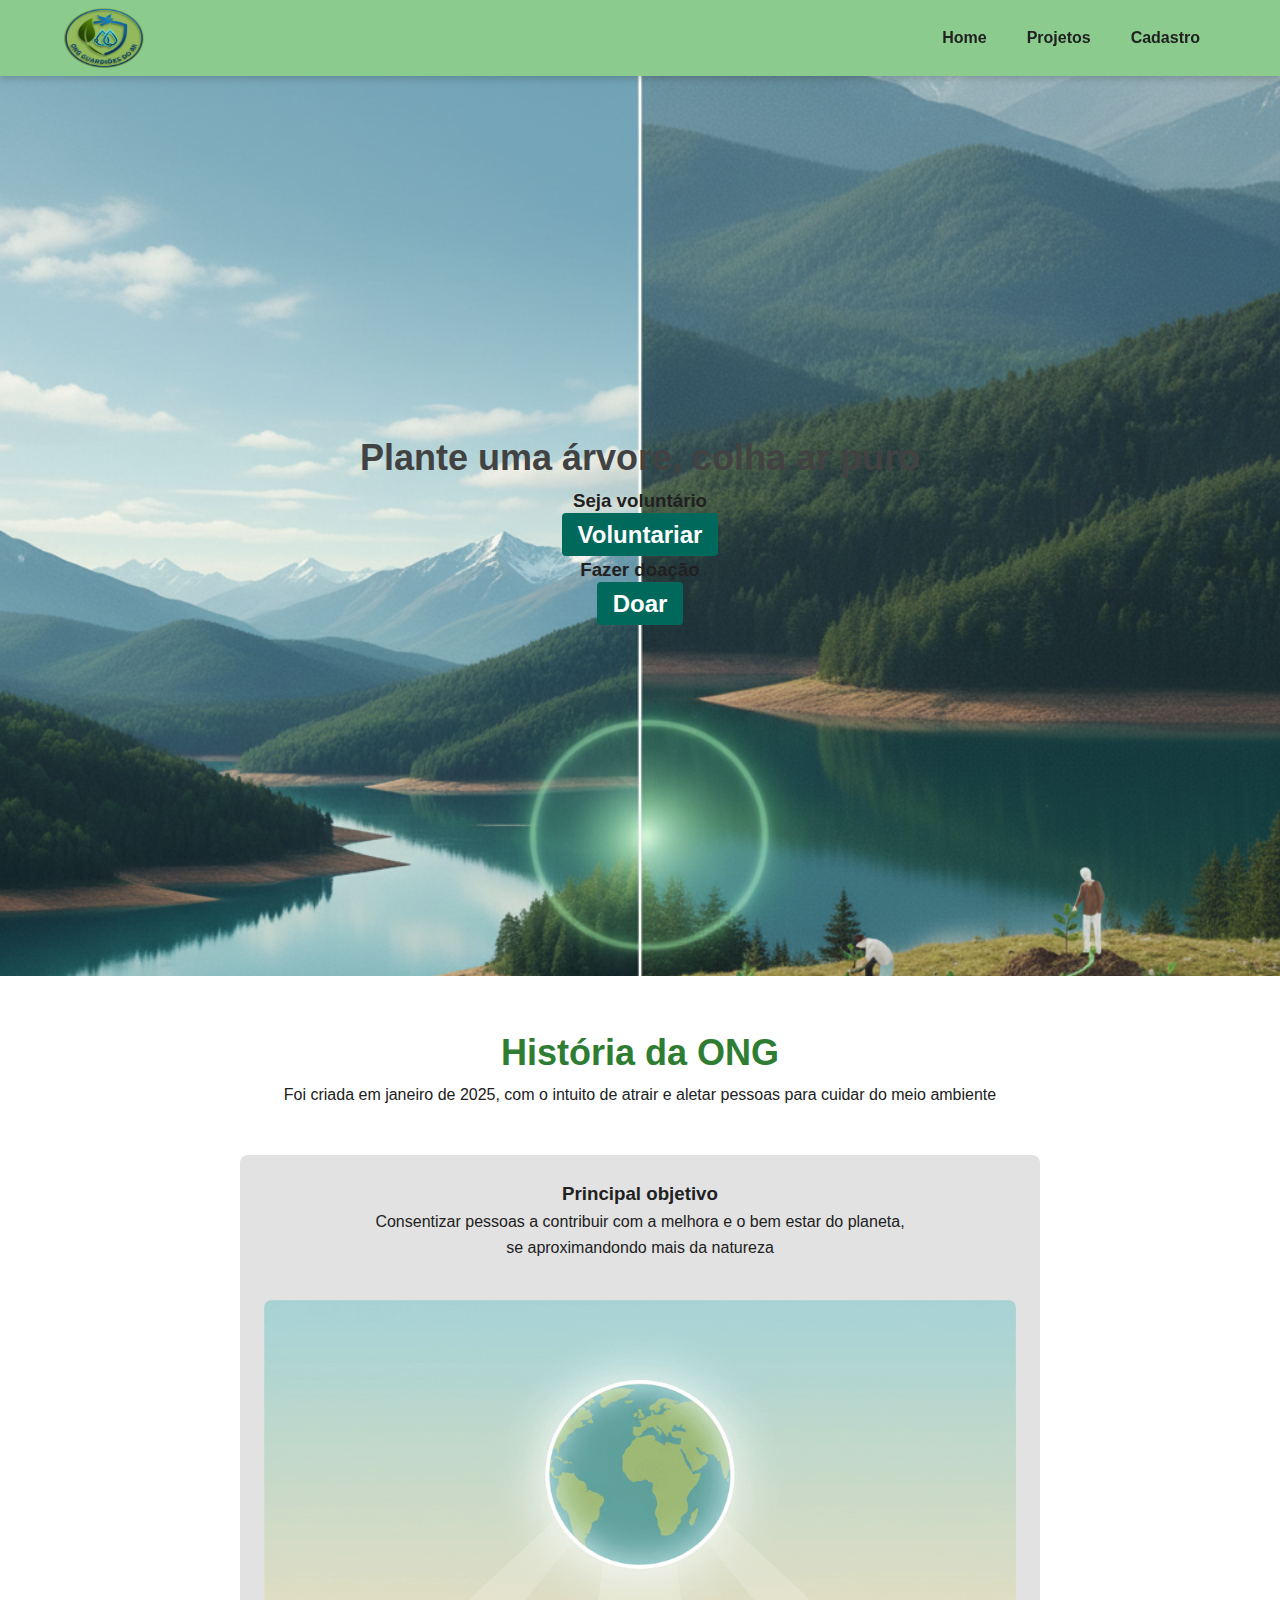
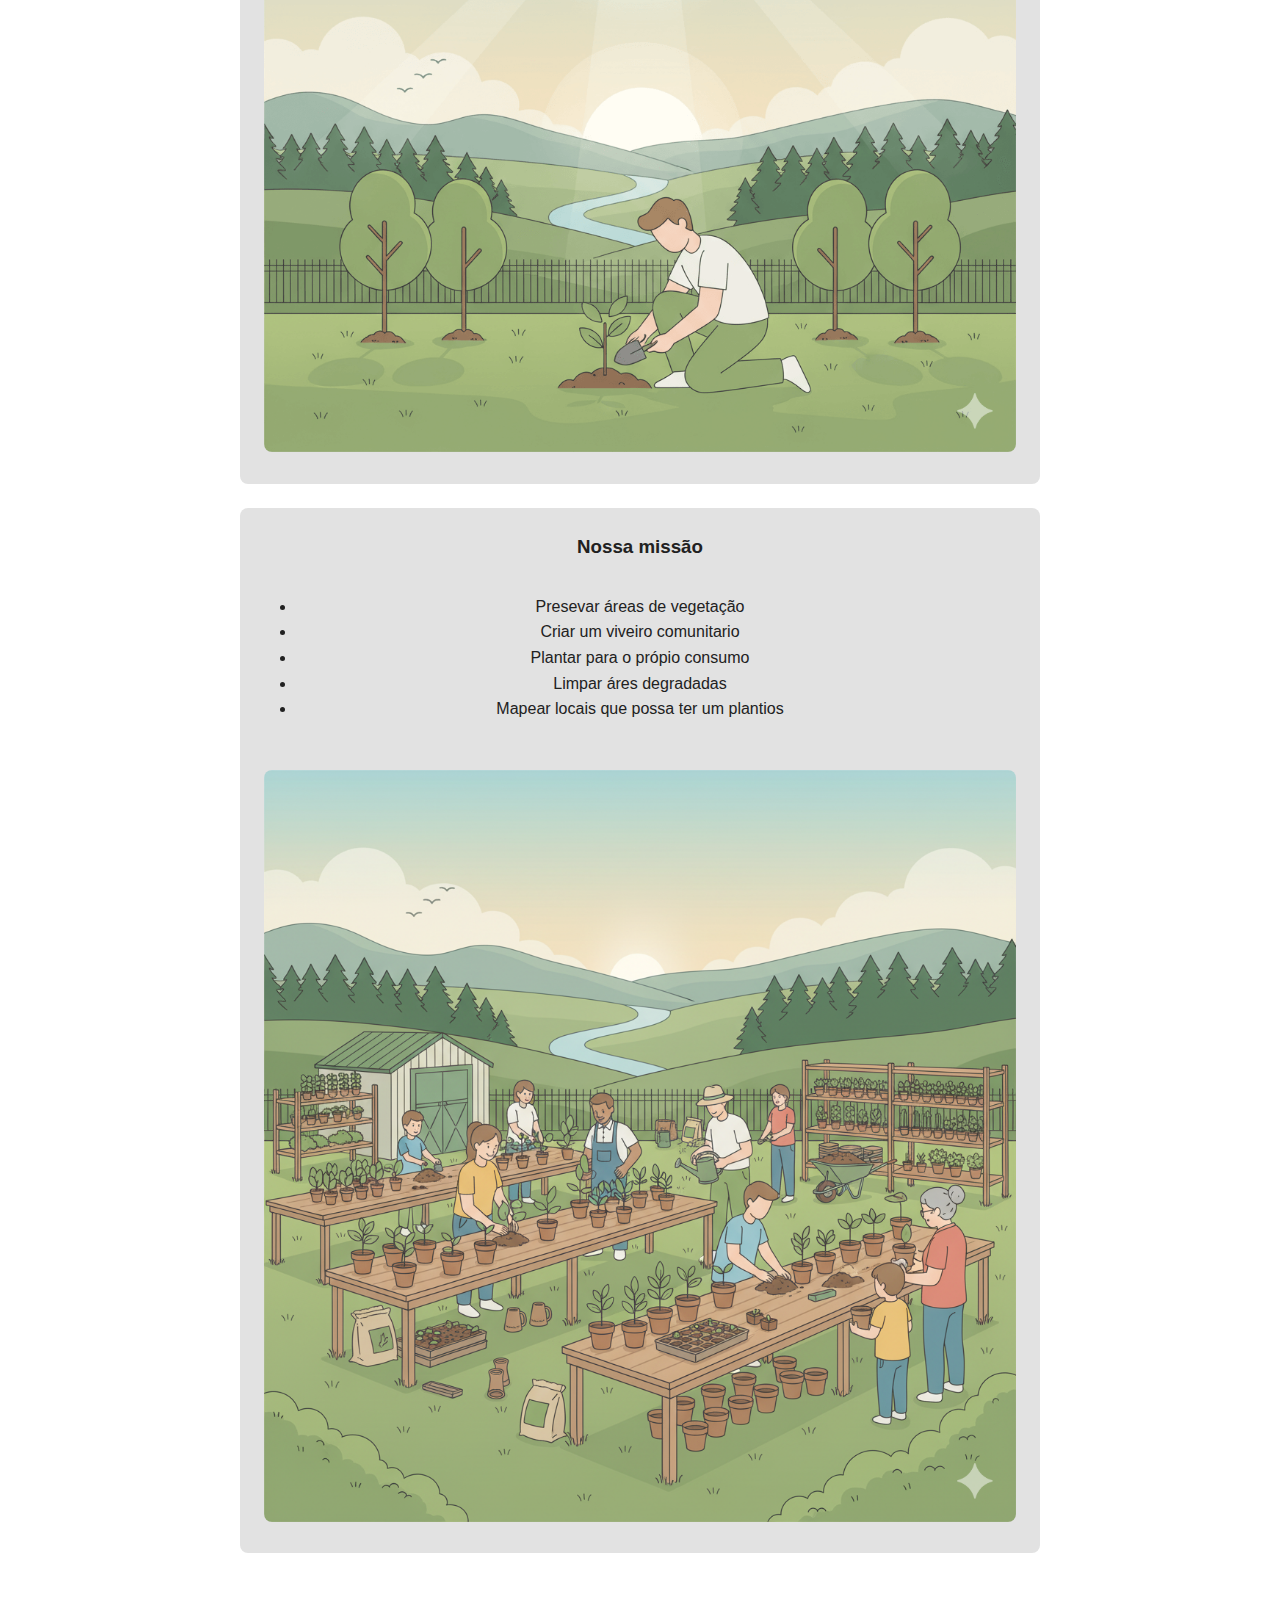
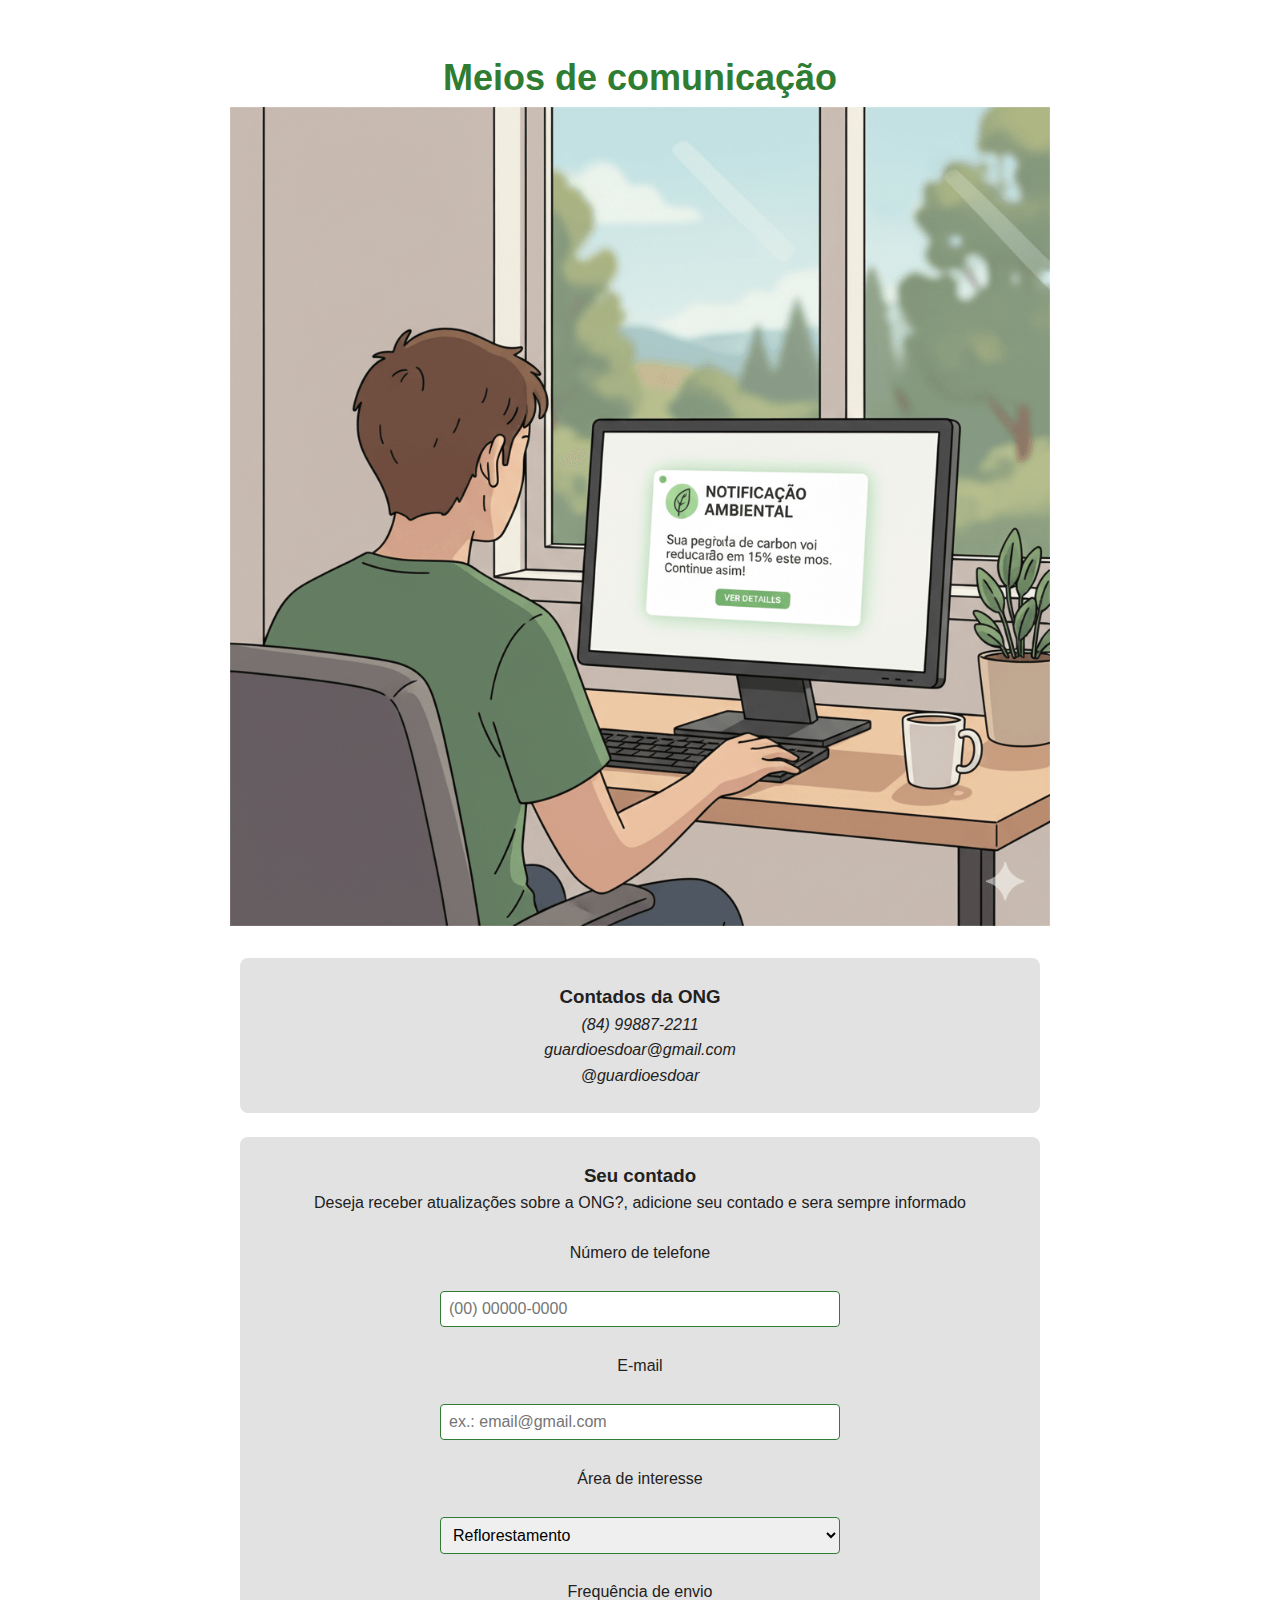
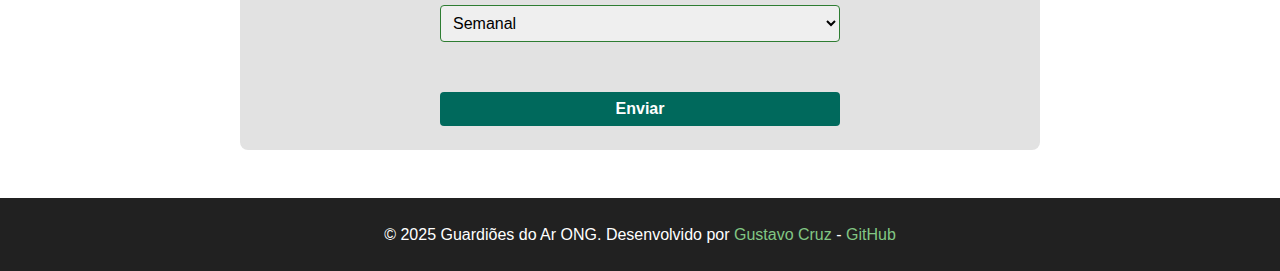
<file: index.html>
<!DOCTYPE html>
<html lang="pt-br">

<head>
    <meta charset="UTF-8">
    <meta name="viewport" content="width=device-width, initial-scale=1.0">
    <title>Home - Guardiões do Ar</title>
    <link rel="stylesheet" href="./css/style.min.css">
</head>

<body>
    <header>
        <nav class="navbar">
            <a href="./index.html" class="logo-link">
                <img src="./img/logo.png"
                    alt="log da ONG, representa uma folha sendo protegida por uma suave brisa, simbolizando a guarda e o cuidado com o ar e a natureza."
                    class="logo">
            </a>
            <ul class="nav-list">
            <li class="dropdown">
                <a href="#section-home">Home</a>
                <ul>
                <li><a href="#section-sobre">Sobre</a></li>
                <li><a href="#section-contato">Contato</a></li>
                </ul>
            </li>
            <li class="dropdown">
                <a href="./projetos.html#section-projetos">Projetos</a>
                <ul>
                <li><a href="./projetos.html#section-voluntariar">Voluntariar</a></li>
                <li><a href="./projetos.html#section-doar">Doar</a></li>
                </ul>
            </li>
            <li><a href="./cadastro.html">Cadastro</a></li>
            </ul>
        </nav>
    </header>
    <!-- todo conteudo principalfica dentro do main -->
    <main>
        <section id="section-home">
            <!-- titulo principal -->
            <h1 class="h1-index">Plante uma árvore, colha ar puro</h1>
            <!-- Chamadas para ação que sera usado com JS -->
            <div class="div-home">
                <div>
                    <h3>Seja voluntário</h3>
                    <a href="./cadastro.html" class="a-botao">Voluntariar</a>
                </div>
                <div>
                    <h3>Fazer doação</h3>
                    <a href="./projetos.html#section-doar" class="a-botao">Doar</a>
                </div>
            </div>
        </section>

        <section id="section-sobre">
            <!-- sobre a ONG -->
            <h2>História da ONG</h2>
            <p>Foi criada em janeiro de 2025, com o intuito de atrair e aletar pessoas para cuidar do meio ambiente</p>
            <article>
                <h3>Principal objetivo</h3>
                <p>Consentizar pessoas a contribuir com a melhora e o bem estar do planeta,<br>se aproximandondo mais da
                    natureza</p>
                <figure>
                    <img src="./img/cuidandoDoAmbiente.png"
                        alt="Ilustração minimalista de um homem plantando uma árvore em seu quintal, sob o planeta Terra que flutua em um céu sereno."
                        loading="lazy">
                </figure>
            </article>

            <article>
                <h3>Nossa missão</h3>
                <ul>
                    <li>Presevar áreas de vegetação</li>
                    <li>Criar um viveiro comunitario</li>
                    <li>Plantar para o própio consumo</li>
                    <li>Limpar áres degradadas</li>
                    <li>Mapear locais que possa ter um plantios</li>
                </ul>
                <figure>
                    <img src="./img/viveiroComunitario.png"
                        alt="Ilustração de uma comunidade diversa e colaborativa trabalhando junta no plantio de mudas em um viveiro de plantas."
                        loading="lazy">
                </figure>
            </article>
        </section>

        <!-- comunicações -->
        <section id="section-contato">
            <h2>Meios de comunicação</h2>
            <figure>
                <img src="./img/conexao.png" alt="Uma pessoa em sua mesa de trabalho sorri ao receber uma notificação de meta ambiental atingida em seu computador." loading="lazy">
            </figure>
            <article>
                <h3>Contados da ONG</h3>
                <address>
                    (84) 99887-2211<br>
                    guardioesdoar@gmail.com<br>
                    @guardioesdoar
                </address>
            </article>

            <article>
                <h3>Seu contado</h3>
                <p>Deseja receber atualizações sobre a ONG?, adicione seu contado e sera sempre informado</p>
                <!-- formulario para contato que sera implementado no js pra enviar so se preencher algum campo  do dois campos iniciais -->
                <form action="/index/contado" method="post">
                    <label for="telefone">Número de telefone</label><br>
                    <input type="tel" name="telefone" id="telefone" pattern="\([0-9]{2}\) [0-9]{5}-[0-9]{4}"
                        placeholder="(00) 00000-0000" title="Formato: (00) 00000-0000"><br>

                    <label for="email">E-mail</label><br>
                    <input type="email" name="e-mail" id="email" placeholder="ex.: email@gmail.com"><br>

                    <label for="interesse">Área de interesse</label><br>
                    <select name="interesse" id="interesse">
                        <option value="reflorestamento">Reflorestamento</option>
                        <option value="dicas">Dicas Ambientais</option>
                        <option value="geral">Geral</option>
                    </select><br>

                    <label for="frequencia">Frequência de envio</label>
                    <select name="frequencia" id="frequencia">
                        <option value="semanal">Semanal</option>
                        <option value="anual">Anual</option>
                    </select><br>

                    <button type="submit">Enviar</button>
                </form>
            </article>
        </section>

    </main>

    <!-- footer -->
    <footer>
        <p>
            &copy; 2025 Guardiões do Ar ONG. Desenvolvido por
            <a href="https://www.linkedin.com/in/gustavo-cruz-4a467b377/" target="_blank"
                rel="noopener noreferrer">Gustavo Cruz</a>
            -
            <a href="https://github.com/GUSTAV0-CRUZ" target="_blank" rel="noopener noreferrer">GitHub</a>
        </p>
    </footer>

    <script type="module" src="./js/main.min.js"></script>
</body>
</html>
</file>
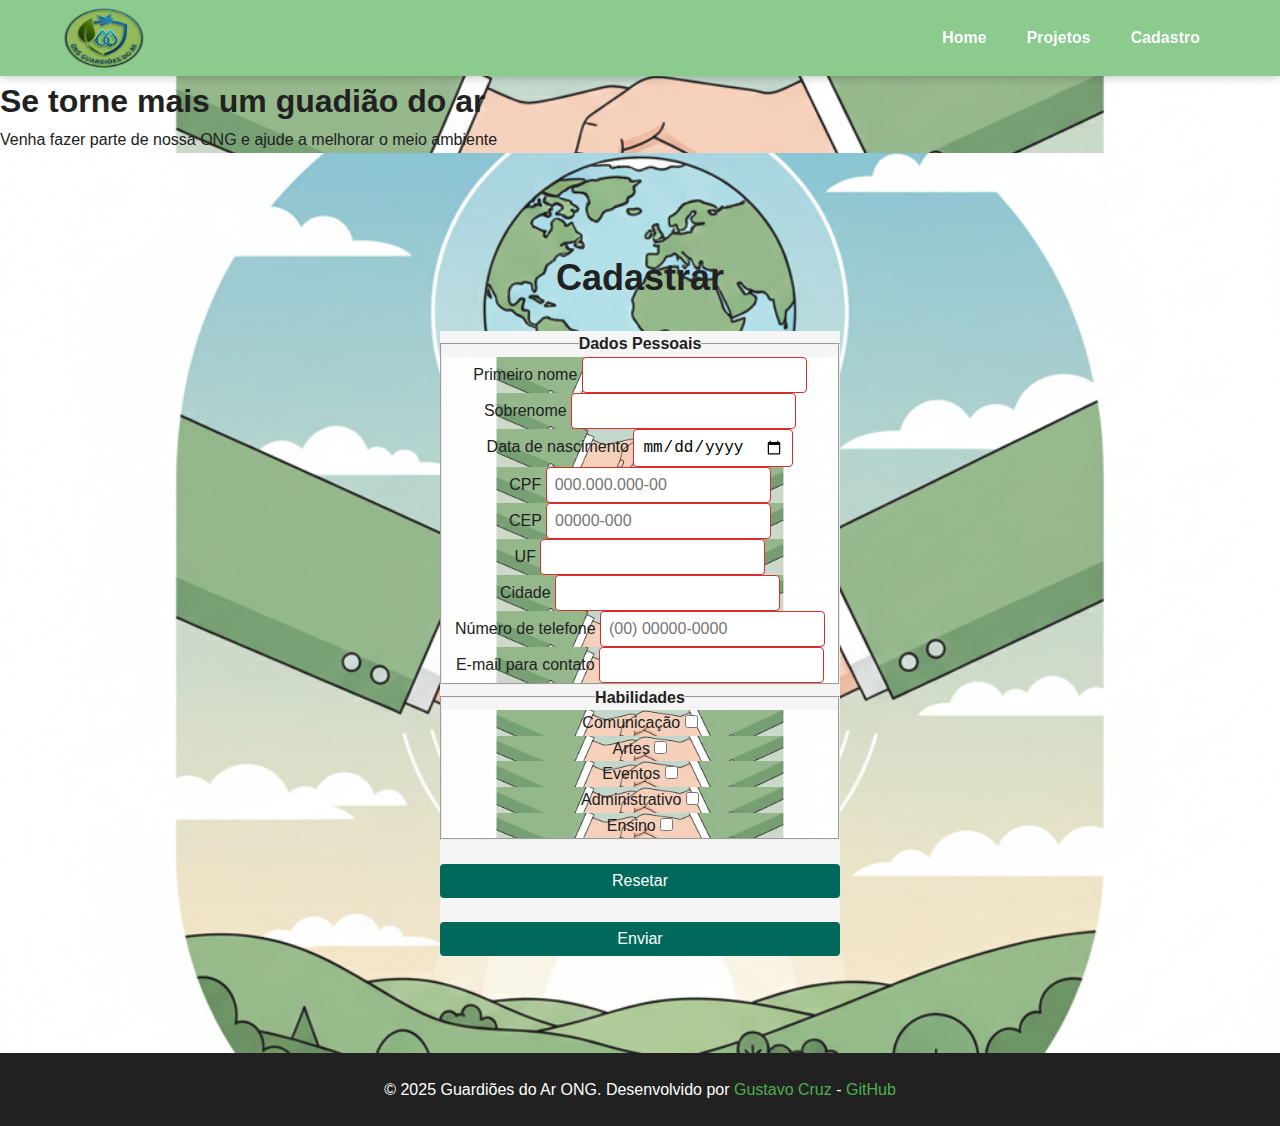
<file: cadastro.html>
<!-- Ideias:
Validação em JS para checar se todos campos foram preenchidos. -->

<!DOCTYPE html>
<html lang="pt-br">

<head>
    <meta charset="UTF-8">
    <meta name="viewport" content="width=device-width, initial-scale=1.0">
    <title>Cadastrar - Guardiões do Ar</title>
    <link rel="stylesheet" href="./css/style.css">
</head>

<body>
    <!-- barra de navegação entre as páginas -->
    <header>
        <nav class="navbar">
            <a href="./index.html" class="logo-link">
                <img src="./img/logo.png"
                    alt="log da ONG, representa uma folha sendo protegida por uma suave brisa, simbolizando a guarda e o cuidado com o ar e a natureza."
                    class="logo">
            </a>
            <ul class="nav-list">
            <li class="dropdown">
                <a href="./index.html#section-home">Home</a>
                <ul>
                <li><a href="./index.html#section-sobre">Sobre</a></li>
                <li><a href="./index.html#section-contato">Contato</a></li>
                </ul>
            </li>
            <li class="dropdown">
                <a href="./projetos.html#section-projetos">Projetos</a>
                <ul>
                <li><a href="./projetos.html#section-voluntariar">Voluntariar</a></li>
                <li><a href="./projetos.html#section-doar">Doar</a></li>
                </ul>
            </li>
            <li><a href="#main-cadastro">Cadastro</a></li>
            </ul>
        </nav>
    </header>

    <main id="main-cadastro">
        <div class="titulo-pagina">
            <h1>Se torne mais um guadião do ar</h1>
            <p>Venha fazer parte de nossa ONG e ajude a melhorar o meio ambiente</p>
        </div>
        <div id="div-Img">
            <section>
                <h2>Cadastrar</h2>
                <!-- formulario com mascara de validação e com alguns campos obrigatórios -->
                <form action="/voluntariado/cadastro" method="post" class="form-voluntariado" id="form-cadastro">
                    <fieldset>
                        <legend><strong>Dados Pessoais</strong></legend>
                        <div>
                            <label for="nome">Primeiro nome</label>
                            <input type="text" name="nome" id="nome" required>
                        </div>
                        
                        <div>
                            <label for="sobrenome">Sobrenome</label>
                            <input type="text" name="sobrenome" id="sobrenome" required>
                        </div>
                        
                        <div>
                            <label for="nascimento">Data de nascimento</label>
                            <input type="date" name="nascimento" id="nascimento" required>
                        </div>
                        
                        <div>
                            <label for="cpf">CPF</label>
                            <input type="text" name="cpf" id="cpf" pattern="[0-9]{3}\.[0-9]{3}\.[0-9]{3}-[0-9]{2}"
                            placeholder="000.000.000-00" title="Formato: 000.000.000-00" required>
                        </div>
                        
                        <div>
                            <label for="cep">CEP</label>
                            <input id="cep" type="text" class="cep" pattern="[0-9]{5}-[0-9]{3}" placeholder="00000-000"
                            title="Formato: 00000-000" required>
                        </div>
                        
                        <div>
                            <label for="uf">UF</label>
                            <input type="text" name="uf" id="uf" required>
                        </div>
                        
                        <div>
                            <label for="cidade">Cidade</label>
                            <input type="text" name="cidade" id="cidade" required>
                        </div>
                        
                        <div>
                            <label for="telefone">Número de telefone</label>
                            <input type="tel" name="telefone" id="telefone" pattern="\([0-9]{2}\) [0-9]{5}-[0-9]{4}"
                            placeholder="(00) 00000-0000" title="Formato: (00) 00000-0000" required>
                        </div>

                        <div>
                            <label for="email">E-mail para contato</label>
                            <input type="email" name="e-mail" id="email" required>
                        </div>
                    </fieldset>

                    <!-- campos não obrigatórios -->
                    <fieldset>
                        <legend><strong>Habilidades</strong></legend>
                        <div>
                            <label for="comunicacao">Comunicação</label>
                            <input type="checkbox" name="comunicacao" id="comunicacao">
                        </div>
                        
                        <div>
                            <label for="artes">Artes</label>
                            <input type="checkbox" name="artes" id="artes">
                        </div>
                        
                        <div>
                            <label for="eventos">Eventos</label>
                            <input type="checkbox" name="eventos" id="eventos">
                        </div>
                        
                        <div>
                            <label for="administrativo">Administrativo</label>
                            <input type="checkbox" name="administrativo" id="administrativo">
                        </div>

                        <div>
                            <label for="ensino">Ensino</label>
                            <input type="checkbox" name="ensino" id="ensino">
                        </div>
                    </fieldset>

                    <button type="reset" class="btn-formulario reset">Resetar</button>
                    <button type="submit" class="btn-formulario submit">Enviar</button>
                </form>
            </section>
        </div>
    </main>

    <footer>
        <p>
            &copy; 2025 Guardiões do Ar ONG. Desenvolvido por
            <a href="https://www.linkedin.com/in/gustavo-cruz-4a467b377/" target="_blank"
                rel="noopener noreferrer">Gustavo Cruz</a>
            -
            <a href="https://github.com/GUSTAV0-CRUZ" target="_blank" rel="noopener noreferrer">GitHub</a>
        </p>
    </footer>

    <script type="module" src="./js/main.js"></script>
</body>
</html>
</file>
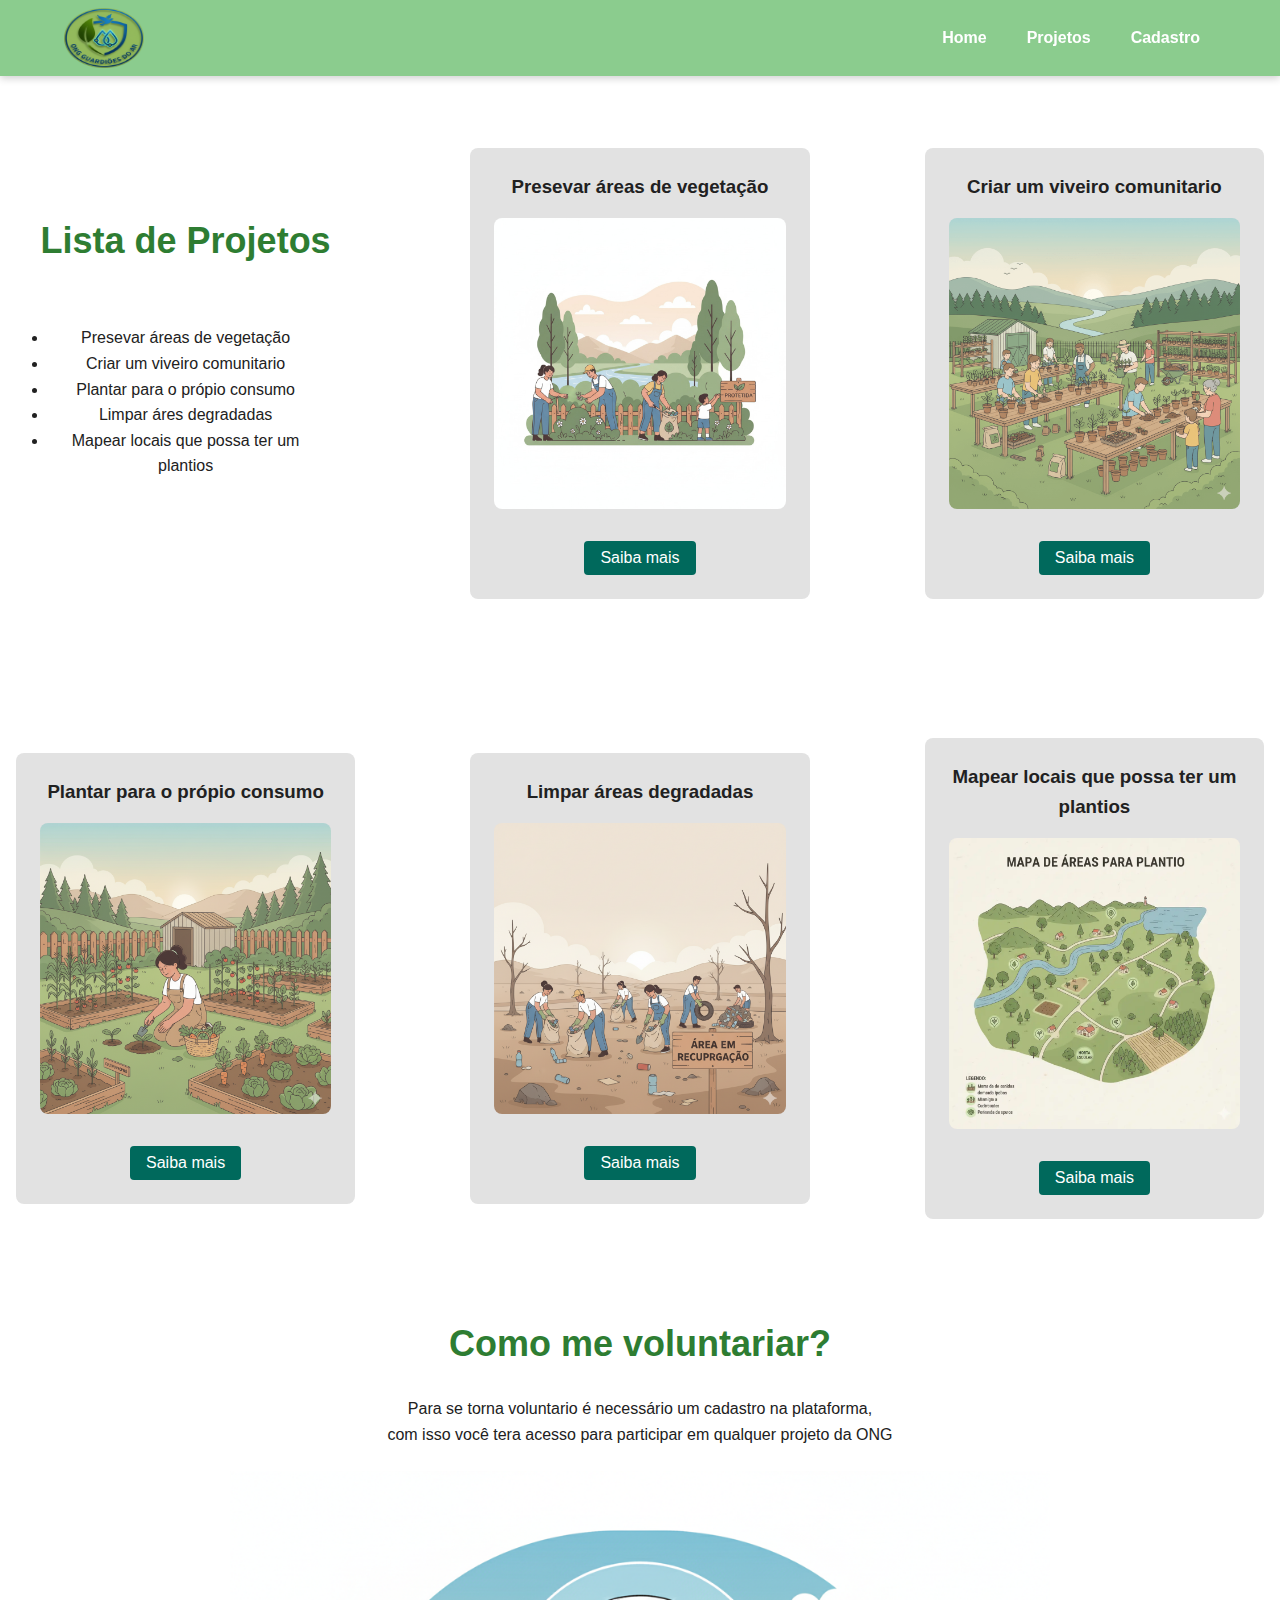
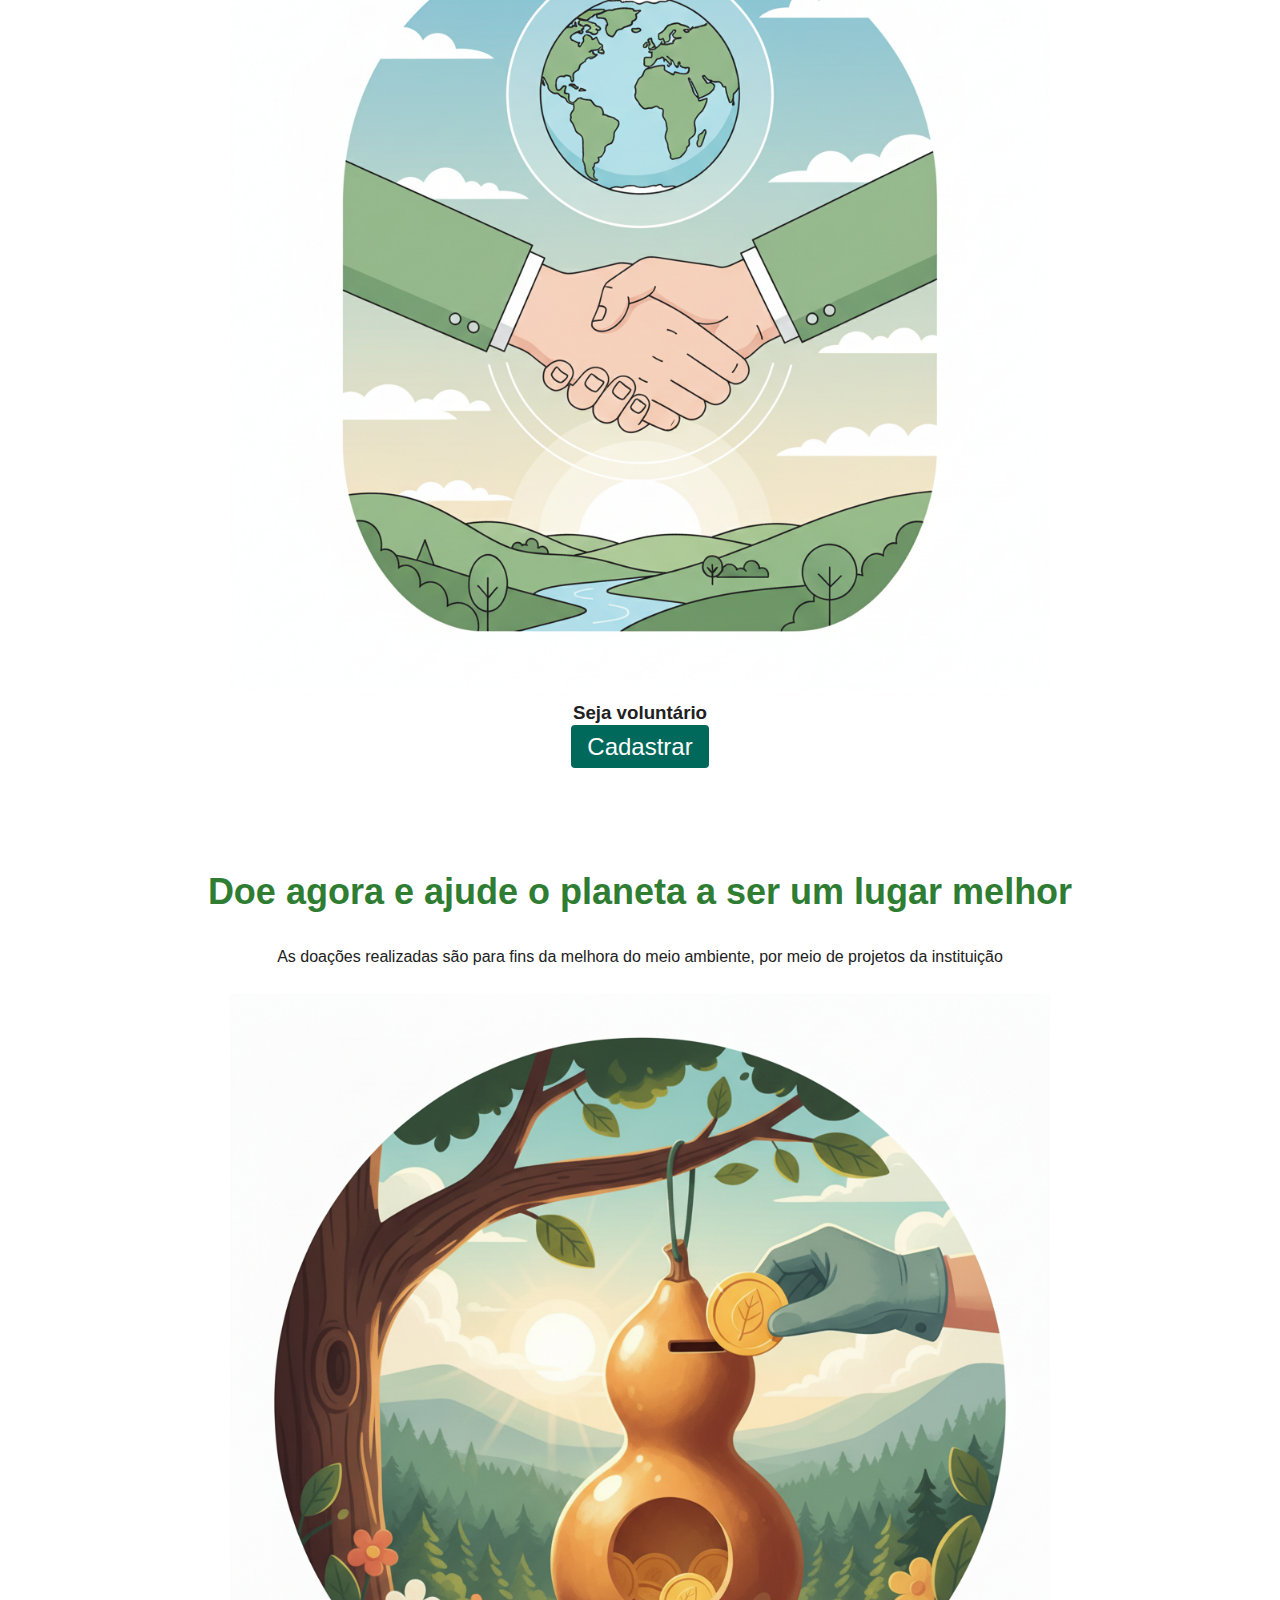
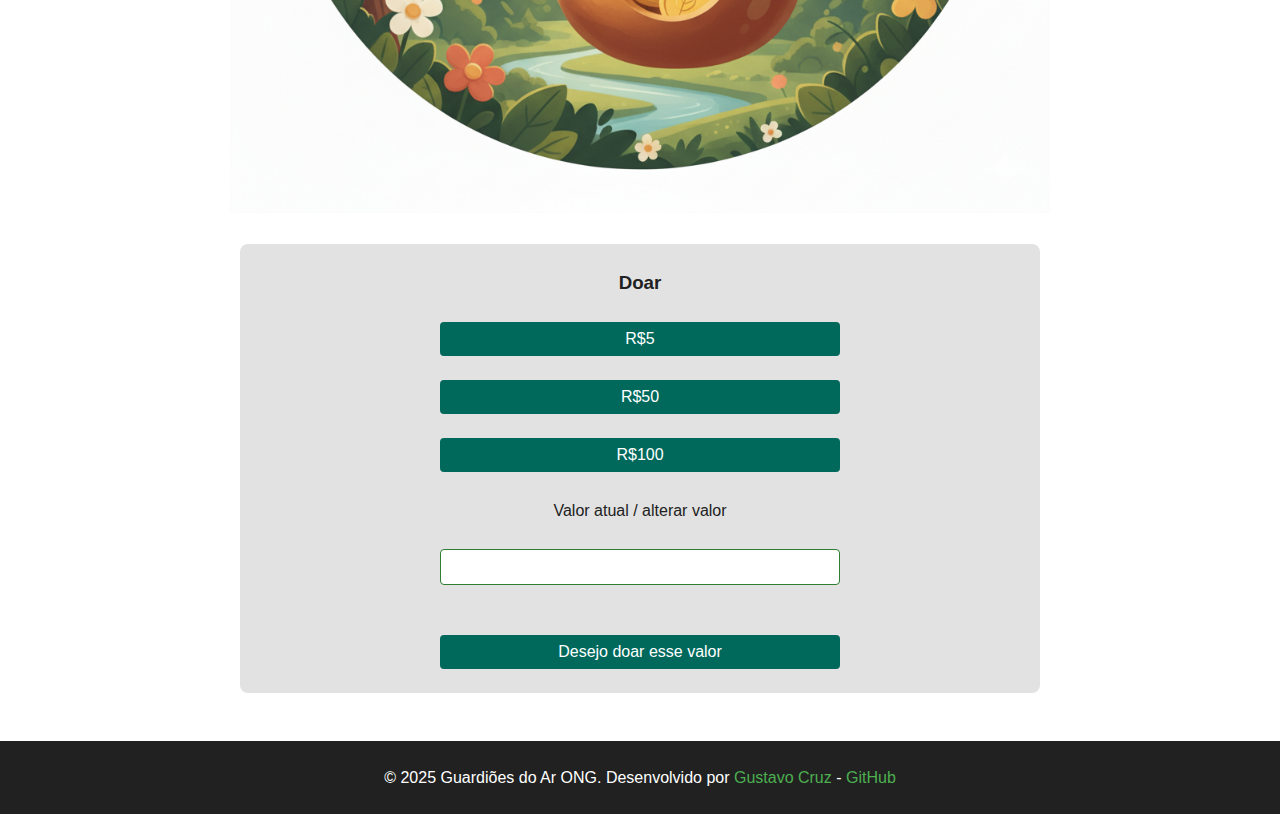
<file: projetos.html>
<!-- Ideias:
Filtro em JS (ex: botão “mostrar só reflorestamento”).
-->

<!DOCTYPE html>
<html lang="pt-br">

<head>
    <meta charset="UTF-8">
    <meta name="viewport" content="width=device-width, initial-scale=1.0">
    <title>Projetos - Guardiões do Ar</title>
    <link rel="stylesheet" href="./css/style.css">
</head>

<body>
    <!-- barra de navegação entre as páginas -->
    <header>
        <nav class="navbar">
            <a href="./index.html" class="logo-link">
                <img src="./img/logo.png"
                    alt="log da ONG, representa uma folha sendo protegida por uma suave brisa, simbolizando a guarda e o cuidado com o ar e a natureza."
                    class="logo">
            </a>
            <ul class="nav-list">
            <li class="dropdown">
                <a href="#section-home">Home</a>
                <ul>
                <li><a href="#section-sobre">Sobre</a></li>
                <li><a href="#section-contato">Contato</a></li>
                </ul>
            </li>
            <li class="dropdown">
                <a href="./projetos.html">Projetos</a>
                <ul>
                <li><a href="./projetos.html#section-voluntariar">Voluntariar</a></li>
                <li><a href="./projetos.html#section-doar">Doar</a></li>
                </ul>
            </li>
            <li><a href="./cadastro.html">Cadastro</a></li>
            </ul>
        </nav>
    </header>

    <main>
        <section id="section-projetos">
            <div>
                <h1>Lista de Projetos</h1>
                <ul>
                    <li>Presevar áreas de vegetação</li>
                    <li>Criar um viveiro comunitario</li>
                    <li>Plantar para o própio consumo</li>
                    <li>Limpar áres degradadas</li>
                    <li>Mapear locais que possa ter um plantios</li>
                </ul>
            </div>

            <article>
                <h3>Presevar áreas de vegetação</h3>
                <figure>
                    <img src="./img/PresevarVegetação.jpeg"
                        alt="Pessoas sorridente trabalha unida para cuidar de uma área verde, em um cenário natural."
                        loading="lazy">
                </figure>
                <button type="button" class="saiba-mais PresevarVegetação">Saiba mais</button>
            </article>

            <article>
                <h3>Criar um viveiro comunitario</h3>
                <figure>
                    <img src="./img/viveiroComunitario2.png"
                        alt="Diversas pessoas de todas as idades colaboram em um animado viveiro de mudas, plantando e cuidando de plantas em vasos."
                        loading="lazy">
                </figure>
                <button type="button" class="saiba-mais viveiroComunitario">Saiba mais</button>
            </article>

            <article>
                <h3>Plantar para o própio consumo</h3>
                <figure>
                    <img src="./img/própioConsumo.png"
                        alt="Uma mulher feliz cultiva sua horta pessoal cheia de vegetais e frutas, com uma placa indicando 'CULTIVO PRÓPRIO'"
                        loading="lazy">
                </figure>
                <button type="button" class="saiba-mais própioConsumo">Saiba mais</button>
            </article>

            <article>
                <h3>Limpar áreas degradadas</h3>
                <figure>
                    <img src="./img/LimparAreas.png"
                        alt="Um grupo de pessoas, incluindo adultos e crianças, colabora para limpar uma paisagem árida e poluída, com a placa 'ÁREA EM RECUPERAÇÃO'."
                        loading="lazy">
                </figure>
                <button type="button" class="saiba-mais LimparAreas">Saiba mais</button>
            </article>

            <article>
                <h3>Mapear locais que possa ter um plantios</h3>
                <figure>
                    <img src="./img/mapearPlantios.webp"
                        alt=" Um mapa ilustrado de uma área rural-urbana, indicando com ícones verdes possíveis locais para plantio e cultivo."
                        loading="lazy">
                </figure>
                <button type="button" class="saiba-mais mapearPlantios">Saiba mais</button>
            </article>
        </section>

        <!-- voluntariar -->
        <section id="section-voluntariar">
            <h2>Como me voluntariar?</h2>
            <p>Para se torna voluntario é necessário um cadastro na plataforma,<br>com isso você tera acesso para
                participar em qualquer projeto da ONG</p>
            <figure>
                <img src="./img/apertoDeMao.png"
                    alt="Ilustração simbólica de um aperto de mão com um planeta terra em cima e uma paisagem atras"
                    loading="lazy">
            </figure>
            <div>
                <h3>Seja voluntário</h3>
                <a href="./cadastro.html" class="a-botao">Cadastrar</a>
            </div>
        </section>

        <section id="section-doar">
            <h2>Doe agora e ajude o planeta a ser um lugar melhor</h2>
            <p>As doações realizadas são para fins da melhora do meio ambiente, por meio de projetos da instituição</p>

            <figure>
                <img src="./img/cofreNatural.png"
                    alt="Em uma paisagem natural, uma mão coloca uma moeda em um cofrinho com formato de planta, simbolizando o investimento no meio ambiente.">
            </figure>

            <!-- area de doação que sera manipulado por js -->
            <article>
                <form action="/projetos/doacoes" method="post">
                    <h3 class="h3-doacoes">Doar</h3>
                    <button type="button">R$5</button>
                    <button type="button">R$50</button>
                    <button type="button">R$100</button><br>
                    <label for="valorDoacaoEscolha">Valor atual / alterar valor</label><br>
                    <input type="number" name="valorDoacaoEscolha" id="valorDoacaoEscolha"><br>
                    <button type="button">Desejo doar esse valor</button>
                    <div class="div-formaDePagamento">
                        <!-- adicionar metodos de pagamento com js -->
                    </div>
                </form>
            </article>
        </section>


    </main>

    <footer>
        <p>
            &copy; 2025 Guardiões do Ar ONG. Desenvolvido por
            <a href="https://www.linkedin.com/in/gustavo-cruz-4a467b377/" target="_blank"
                rel="noopener noreferrer">Gustavo Cruz</a>
            -
            <a href="https://github.com/GUSTAV0-CRUZ" target="_blank" rel="noopener noreferrer">GitHub</a>
        </p>
    </footer>

    <script type="module" src="./js/main.js"></script>
</body>
</html>
</file>
<file: css/style.css>
/* ================ Design System ================ */
:root {
  /* Paleta de cores (8 tons) */
  --color-primaria: #2e7d32;
  /* verde principal */
  --color-primaria-clara: #4caf50;
  /* verde claro */
  --color-secundaria: #00695c;
  /* azul petróleo */
  --color-destaque: #81c784;
  /* verde suave */
  --color-destaque-trasparente: #81c784ea;
  /* verde suave com transparencia*/

  --color-neutra-100: #ffffff;
  --color-neutra-200: #f5f5f5;
  --color-neutra-300: #e2e2e2;
  --color-neutra-400: #9e9e9e;
  --color-neutra-700: #424242;
  --color-neutra-900: #212121;

  /* Tipografia */
  --font-xs: 0.75rem;
  --font-sm: 0.875rem;
  --font-md: 1rem;
  --font-lg: 1.5rem;
  --font-xl: 2rem;

  /* Espaçamentos */
  --space-1: 8px;
  --space-2: 16px;
  --space-3: 24px;
  --space-4: 32px;
  --space-5: 48px;
  --space-6: 64px;

  /* Outros */
  --max-width: 1200px;
}

/* ============== Reset básico=============== */

* {
  margin: 0;
  padding: 0;
  box-sizing: border-box;
}

html {
  scroll-behavior: smooth;
  scroll-padding-top: var(--space-6)
}

body {
  font-family: Arial, Helvetica, sans-serif;
  font-size: var(--font-md);
  background-color: var(--color-neutra-100);
  color: var(--color-neutra-900);
  line-height: 1.6;
}

/* ===================== Navegação ================= */

header {
  background-color: var(--color-destaque-trasparente);
  color: var(--color-neutra-100);
  padding: var(--space-1) 0;
  /* Padding vertical, alinhado ao container */
  position: sticky;
  /* MANTÉM FIXO no topo ao rolar */
  top: 0;
  z-index: 1000;
  /* Garante que fique sobre outros elementos */
  box-shadow: 0 2px 8px rgba(0, 0, 0, 0.2);
  /* Adiciona profundidade */
  transition: padding 0.3s ease;
}

.navbar {
  max-width: var(--max-width);
  margin: 0 auto;
  padding: 0 var(--space-3);
  /* Espaçamento lateral para o conteúdo */
  display: flex;
  justify-content: space-between;
  align-items: center;
}

.logo {
  height: 60px;
  width: 100px;
  display: block;
  /* Remove espaço extra abaixo da imagem */
  transition: transform 0.3s ease;
  /* ANIMAÇÃO sutil na logo */
}

.logo:hover {
  transform: scale(1.05);
  /* Efeito de zoom suave */
}

.nav-list {
  list-style: none;
  display: flex;
  gap: var(--space-1);
  /* Espaçamento menor entre itens */
}

.nav-list a {
  color: var(--color-neutra-100);
  text-decoration: none;
  font-weight: bold;
  padding: var(--space-1) var(--space-2);
  /* ÁREA DE CLIQUE MAIOR */
  border-radius: 4px;
  position: relative;
  /* Base para o pseudo-elemento */
  transition: color 0.3s ease;
}

.nav-list a:hover::after,
.nav-list a:focus-visible::after {
  width: 70%;
  /* Largura do sublinhado animado */
}

.nav-list a:hover,
.nav-list a:focus-visible {
  background-color: var(--color-destaque);
  color: var(--color-neutra-100);
  /* Mantém a cor do texto */
  outline: none;
}

/* Mostra o botão hambúrguer */
  .menu-hamburger {
    display: none;
    background: none;
    border: none;
    color: var(--color-neutra-100);
    font-size: var(--font-lg);
    cursor: pointer;
    margin-left: auto;
  }

/* Menu Mobile */
@media (max-width: 768px) {
  html {
    scroll-padding-top: 50px;
  }
  .logo {
    width: 100px;
  }

  .navbar {
    flex-wrap: nowrap;
    align-items: center;
    gap: 0;

    padding: 0 var(--space-2);
  }

   /* Esconde o menu original do pc */
  .nav-list {
    display: none;
  }

   /* Mostra o botão hambúrguer */
  .menu-hamburger {
    display: block;
    background: none;
    border: none;
    color: var(--color-neutra-100);
    font-size: var(--font-lg);
    cursor: pointer;
      /* tamanho do botao */
    width: var(--font-xl);
    padding: 0;
    margin: 0;
    line-height: 1;
  }

   /* O Menu ativo quando clicado */
  .nav-list.active {
    /* Posição: abaixo do header fixo */
    position: absolute;
    top: 100%;
    left: 0;
    width: 100%;

    background-color: var(--color-destaque);
    padding: var(--space-2); /* Espaçamento interno */
    box-shadow: 0 4px 8px rgba(0, 0, 0, 0.1);

    display: grid;
    grid-template-columns: 1fr 1fr 1fr 1fr; /* 3 colunas */
    gap: var(--space-1); /* Espaço entre os links */
  }

   /* Ajusta os links dentro do menu (para o grid) */
  .nav-list.active a {
    padding: var(--space-1);
    text-align: center; /* Centraliza o texto do link */
    width: 100%; /* Ocupa toda a célula do grid */
  }
}


/* ============== Seções gerais=================== */
section {
  min-height: 100vh;
  padding: var(--space-5) var(--space-2);
  display: flex;
  flex-direction: column;
  justify-content: center;
  align-items: center;
  text-align: center;
}

section h1,
section h2 {
  margin-bottom: var(--space-3);
  font-size: var(--font-xl);
  color: var(--color-primaria);
}

section p {
  max-width: 800px;
  margin-bottom: var(--space-3);
}

/* ============= Cards, botões, formulários e etc =================== */
img {
  max-width: 80%;
  height: auto;
  align-self: center;
}

article {
  background-color: var(--color-neutra-300);
  border-radius: 8px;
  padding: var(--space-3);
  margin-top: var(--space-3);
  max-width: 800px;
  width: 100%;
}

article img {
  max-width: 100%;
  height: auto;
  margin-top: var(--space-2);
  border-radius: 8px;
  /* Transição para suavizar as mudanças */
  transition: transform 0.6s ease-in-out, filter 0.5s ease-in-out;
}
article img:hover {
  transform: scale(1.05); /* Aumenta ligeiramente a imagem */
}

button,
.a-botao {
  background-color: var(--color-secundaria);
  color: var(--color-neutra-100);
  padding: var(--space-1) var(--space-2);
  border: none;
  border-radius: 4px;
  cursor: pointer;
  font-size: var(--font-md);
  transition: background-color 0.3s;
  text-decoration: none;
  margin-top: var(--font-lg);
}

button:hover,
.a-botao:hover {
  background-color: var(--color-primaria);
}

button:disabled,
.a-botao:disabled {
  background-color: var(--color-neutra-400);
  cursor: not-allowed;
}

.a-botao {
  font-size: var(--font-lg);
}

button:focus,
.a-botao:focus {
  outline: 2px solid var(--color-primaria-clara);
}

button:active,
.a-botao:active {
  filter: brightness(0.9); /* Escurece levemente ao clicar */
}

form {
  display: flex;
  flex-direction: column;
  align-self: center;
  justify-self: center;
  width: 100%;
  max-width: 400px;
}

input,
select {
  padding: var(--space-1);
  border: 1px solid var(--color-neutra-400);
  border-radius: 4px;
  font-size: var(--font-md);
}

input:focus,
select:focus {
  outline: 2px solid var(--color-primaria);
}

input:invalid,
select:invalid {
  border-color: #d32f2f;
  outline-color: #d32f2f;
}

input:valid,
select:valid {
  border-color: var(--color-primaria);
}

ul {
  padding: var(--space-4);
}

.nav-list {
  padding: 0;
}


/* ==================== home ==================== */
#section-home {
  background-image: url(../img/imagemPrincipal.png);
  background-repeat: no-repeat;
  background-size: cover;
}

#section-home h1 {
  color: var(--color-neutra-700);
}

#section-home h3 {
  color: var(--color-neutra-200);
}

/* ==================== Projetos e grids ==================== */

#section-projetos {
  display: grid;
  grid-template-columns: repeat(auto-fit, minmax(300px, 1fr));
  gap: 9vw;
}

#section-projetos article {
  display: flex;
  flex-direction: column;
  align-items: center;
}

/* ================ Footer ==================== */
#main-cadastro div {
  background-image: url(../img/apertoDeMao.png);
  background-repeat: no-repeat;
  background-size: cover;
  background-position: center;
}

#main-cadastro form {
  background-color: var(--color-neutra-200);
}

#main-cadastro h2{
  color: var(--color-neutra-900);
}

/* ================ Footer ==================== */

footer {
  background-color: var(--color-neutra-900);
  color: var(--color-neutra-100);
  text-align: center;
  padding: var(--space-3);
}

footer a {
  color: var(--color-primaria-clara);
  text-decoration: none;
}

footer a:hover {
  text-decoration: underline;
}

/* ======== Responsividade extra ================= */

@media (max-width: 600px) {
  section h1,
  section h2 {
    font-size: var(--font-lg);
  }

  button {
    width: 100%;
  }
}

@media (max-width: 480px) {
  /* Estilos para celulares bem pequenos */
  body {
    font-size: var(--font-sm);
  }
}

@media (min-width: 769px) and (max-width: 992px) {
  /* Estilos para tablets em paisagem */
  .navbar {
    padding: 0 var(--space-4); /* Mais espaçamento lateral */
  }
}

@media (min-width: 1201px) {
  /* Estilos para telas grandes */
  :root {
    --font-xl: 2.25rem; /* Fonte de título um pouco maior */
  }
}

/* Dropdown menu  */
.nav-list li.dropdown {
  position: relative;
}

.nav-list li.dropdown ul {
  display: none;
  position: absolute;
  top: 100%;
  left: 0;
  background: var(--color-destaque-trasparente);
  padding: var(--space-1);
  border-radius: 4px;
  list-style: none;
}

.nav-list li.dropdown:hover ul {
  display: block;
}

/*  Alert / Toast / Modal  */
.alert {
  display: none;
  position: fixed;
  top: var(--space-2);
  right: var(--space-2);
  background: var(--color-primaria);
  color: var(--color-neutra-100);
  padding: var(--space-2);
  border-radius: 4px;
  z-index: 2000;
}

.alert.show {
  display: block;
}

.modal-overlay {
  display: none;
  position: fixed;
  inset: 0;
  background: rgba(0,0,0,0.6);
  justify-content: center;
  align-items: center;
  z-index: 3000;
}

.modal-overlay.show {
  display: flex;
}

.modal {
  background: var(--color-neutra-100);
  color: var(--color-neutra-900);
  padding: var(--space-4);
  border-radius: 8px;
  max-width: 400px;
  width: 90%;
  text-align: center;
}

/*  Badges / Tags  */
.badge {
  display: inline-block;
  padding: 2px 8px;
  background-color: var(--color-secundaria);
  color: var(--color-neutra-100);
  border-radius: 12px;
  font-size: var(--font-xs);
  font-weight: bold;
  text-transform: uppercase;
}
</file>
<file: css/style.min.css>
:root{--color-primaria:#2e7d32;--color-primaria-clara:#4caf50;--color-secundaria:#00695c;--color-destaque:#81c784;--color-destaque-trasparente:#81c784ea;--color-neutra-100:#ffffff;--color-neutra-200:#f5f5f5;--color-neutra-300:#e2e2e2;--color-neutra-400:#9e9e9e;--color-neutra-700:#424242;--color-neutra-900:#212121;--font-xs:0.75rem;--font-sm:0.875rem;--font-md:1rem;--font-lg:1.5rem;--font-xl:2rem;--space-1:8px;--space-2:16px;--space-3:24px;--space-4:32px;--space-5:48px;--space-6:64px;--max-width:1200px}*{margin:0;padding:0;box-sizing:border-box}html{scroll-behavior:smooth;scroll-padding-top:var(--space-6)}body{font-family:Arial,Helvetica,sans-serif;font-size:var(--font-md);background-color:var(--color-neutra-100);color:var(--color-neutra-900);line-height:1.6}header{background-color:var(--color-destaque-trasparente);color:var(--color-neutra-100);padding:var(--space-1) 0;position:sticky;top:0;z-index:1000;box-shadow:0 2px 8px rgb(0 0 0 / .2);transition:padding 0.3s ease}.navbar{max-width:var(--max-width);margin:0 auto;padding:0 var(--space-3);display:flex;justify-content:space-between;align-items:center}.logo{height:60px;width:100px;display:block;transition:transform 0.3s ease}.logo:hover{transform:scale(1.05)}.nav-list{list-style:none;display:flex;gap:var(--space-1)}.nav-list a{color:var(--color-neutra-900);text-decoration:none;font-weight:700;padding:var(--space-1) var(--space-2);border-radius:4px;position:relative;transition:color 0.3s ease}.nav-list a:hover::after,.nav-list a:focus-visible::after{width:70%}.nav-list a:hover,.nav-list a:focus-visible{color:var(--color-neutra-100);outline:none}.nav-list li:hover,.nav-list li:focus-visible,.nav-list li ul li:hover,.nav-list li ul li:focus-visible{background-color:var(--color-secundaria)}.menu-hamburger{display:none;background:none;border:none;color:var(--color-neutra-900);font-size:var(--font-lg);cursor:pointer;margin-left:auto}@media (max-width:768px){html{scroll-padding-top:50px}.logo{width:100px}.navbar{flex-wrap:nowrap;align-items:center;gap:0;padding:0 var(--space-2)}.nav-list{display:none}.menu-hamburger{display:block;background:none;border:none;font-size:var(--font-lg);cursor:pointer;width:var(--font-xl);padding:0;margin:0;line-height:1}.nav-list.active{position:absolute;top:100%;left:0;width:100%;background-color:var(--color-destaque);padding:var(--space-2);box-shadow:0 4px 8px rgb(0 0 0 / .1);display:grid;grid-template-columns:1fr 1fr 1fr;gap:var(--space-1)}.nav-list.active a{padding:var(--space-1);text-align:center;width:100%}}section{min-height:100vh;padding:var(--space-5) var(--space-2);display:flex;flex-direction:column;justify-content:center;align-items:center;text-align:center}section h1,section h2{font-size:var(--font-xl);color:var(--color-primaria)}section p{max-width:800px;margin-bottom:var(--space-3)}img{max-width:80%;height:auto;align-self:center}article{background-color:var(--color-neutra-300);border-radius:8px;padding:var(--space-3);margin-top:var(--space-3);max-width:800px;width:100%}article img{max-width:100%;height:auto;margin-top:var(--space-2);border-radius:8px;transition:transform 0.6s ease-in-out,filter 0.5s ease-in-out}article img:hover{transform:scale(1.05)}button,.a-botao{background-color:var(--color-secundaria);color:var(--color-neutra-100);padding:var(--space-1) var(--space-2);border:none;border-radius:4px;cursor:pointer;font-weight:700;font-size:var(--font-md);transition:background-color 0.3s;text-decoration:none;margin-top:var(--font-lg)}button:hover,.a-botao:hover{background-color:var(--color-primaria);color:var(--color-neutra-900)}button:disabled,.a-botao:disabled{background-color:var(--color-neutra-400);cursor:not-allowed}.a-botao{font-size:var(--font-lg)}button:focus,.a-botao:focus{outline:2px solid var(--color-primaria-clara)}button:active,.a-botao:active{filter:brightness(.9)}form{display:flex;flex-direction:column;align-self:center;justify-self:center;width:100%;max-width:400px}input,select{padding:var(--space-1);border:1px solid var(--color-neutra-400);border-radius:4px;font-size:var(--font-md)}input:focus,select:focus{outline:2px solid var(--color-primaria)}input:invalid,select:invalid{border-color:#d32f2f;outline-color:#d32f2f}input:valid,select:valid{border-color:var(--color-primaria)}ul{padding:var(--space-4)}.nav-list{padding:0}#section-home{background-image:url(../img/imagemPrincipal.png);background-repeat:no-repeat;background-size:cover}#section-home h1{color:var(--color-neutra-700)}#section-home h2{color:var(--color-neutra-200);margin:0}.titulo-pagina{text-align:center;color:var(--color-neutra-900)}#section-projetos{display:grid;grid-template-columns:repeat(auto-fit,minmax(300px,1fr));gap:9vw}#section-projetos article{display:flex;flex-direction:column;align-items:center}#main-cadastro #div-Img{background-image:url(../img/apertoDeMao.png);background-repeat:no-repeat;background-size:cover;background-position:center;border-radius:20%}#main-cadastro form{background-color:var(--color-neutra-200)}#main-cadastro h2{color:var(--color-neutra-900)}footer{background-color:var(--color-neutra-900);color:var(--color-neutra-100);text-align:center;padding:var(--space-3)}footer a{color:var(--color-destaque);text-decoration:none}footer a:hover{text-decoration:underline}@media (max-width:600px){section h1,section h2{font-size:var(--font-lg)}button{width:100%}}@media (max-width:480px){body{font-size:var(--font-sm)}}@media (min-width:769px) and (max-width:992px){.navbar{padding:0 var(--space-4)}}@media (min-width:1201px){:root{--font-xl:2.25rem}}.nav-list li.dropdown{position:relative}.nav-list li.dropdown ul{display:none;position:absolute;top:100%;left:0;background:var(--color-destaque-trasparente);padding:var(--space-1);border-radius:4px;list-style:none}.nav-list li.dropdown:hover ul{display:block}.alert{display:none;position:fixed;top:var(--space-2);right:var(--space-2);background:var(--color-primaria);color:var(--color-neutra-900);;padding:var(--space-2);border-radius:4px;z-index:2000}.alert.show{display:block}.modal-sobreposicao{display:none;position:fixed;inset:0;background:rgb(0 0 0 / .6);justify-content:center;align-items:center;z-index:3000}.modal-sobreposicao.show{display:flex}.modal{background:var(--color-neutra-100);color:var(--color-neutra-900);padding:var(--space-4);border-radius:8px;max-width:400px;width:90%;text-align:center}.badge{display:inline-block;padding:2px 8px;background-color:var(--color-secundaria);color:var(--color-neutra-100);border-radius:12px;font-size:var(--font-xs);font-weight:700;text-transform:uppercase}.interruptor-tema{position:relative;display:inline-block;width:54px;height:30px;margin-left:var(--space-1);vertical-align:middle}.interruptor-tema input{opacity:0;width:0;height:0}.deslizante{position:absolute;cursor:pointer;inset:0;background-color:var(--color-neutra-900);transition:.4s;border-radius:30px}.deslizante:before{position:absolute;content:"🌙";height:22px;width:22px;left:4px;bottom:4px;background-color:#fff;transition:.4s;border-radius:50%;display:flex;align-items:center;justify-content:center;font-size:14px}input:checked+.deslizante{background-color:#f1c40f}input:checked+.deslizante:before{content:"☀️";transform:translateX(24px)}.interruptor-tema input:focus-visible+.deslizante{box-shadow:0 0 0 3px var(--color-primaria-clara)}body.modo-noturno{--color-neutra-100:#121212;--color-neutra-200:#212121;--color-neutra-300:#333333;--color-neutra-900:#f5f5f5;--color-neutra-700:#e0e0e0}body.modo-noturno #section-home{--color-neutra-700:#424242;--color-neutra-200:#f5f5f5}body.modo-noturno footer{background-color:var(--color-neutra-200);color:var(--color-neutra-700)}body.modo-noturno footer a{color:var(--color-destaque)}
</file>
